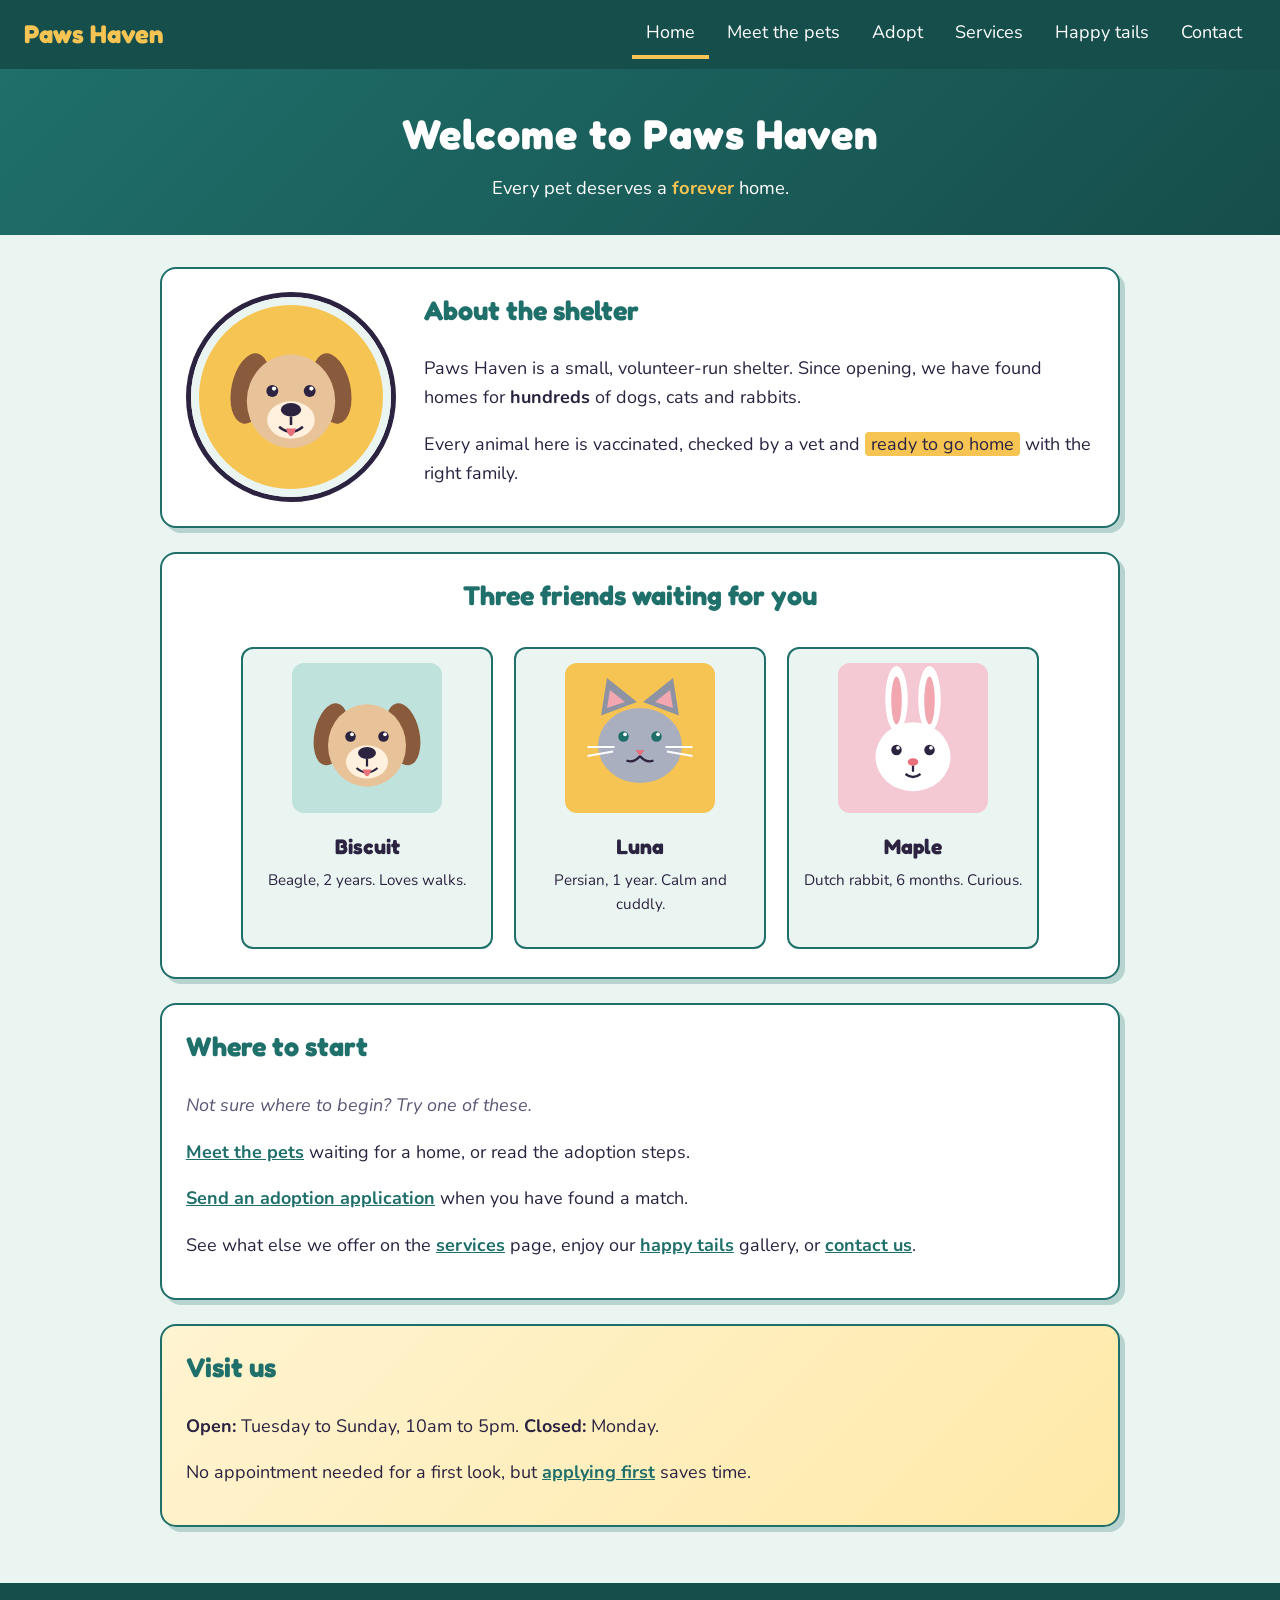
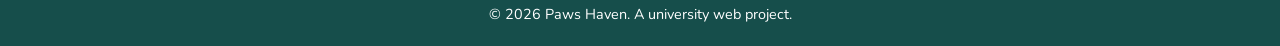
<file: paws-haven/index.html>
<!DOCTYPE html>
<html lang="en">

<head>
  <meta charset="UTF-8">
  <meta name="viewport" content="width=device-width, initial-scale=1">
  <title>Paws Haven | Home</title>
  <link rel="preconnect" href="https://fonts.googleapis.com">
  <link href="https://fonts.googleapis.com/css2?family=Fredoka:wght@500;700&family=Nunito:wght@400;700&display=swap"
    rel="stylesheet">
  <link rel="stylesheet" href="home.css">
  <link rel="icon" type="image/png" href="images/favicon.png">
</head>

<body>
  <header class="site-header">
    <a class="brand" href="index.html">Paws Haven</a>
    <nav class="site-nav"><a href="index.html" aria-current="page">Home</a><a href="media.html">Meet the pets</a><a
        href="register.html">Adopt</a><a href="services.html">Services</a><a href="portfolio.html">Happy tails</a><a
        href="contact.html">Contact</a></nav>
  </header>
  <div class="banner">
    <h1 id="page-title">Welcome to Paws Haven</h1>
    <p>Every pet deserves a <em>forever</em> home.</p>
  </div>
  <main>
    <section class="hero">
      <img src="images/hero.svg" alt="Smiling beagle on a yellow circle" width="200" height="200">
      <div>
        <h2>About the shelter</h2>
        <p>Paws Haven is a small, volunteer-run shelter. Since opening, we have found homes for
          <strong>hundreds</strong> of dogs, cats and rabbits.</p>
        <p>Every animal here is vaccinated, checked by a vet and <span class="highlight">ready to go home</span> with
          the right family.</p>
      </div>
    </section>
    <section class="featured">
      <h2>Three friends waiting for you</h2>
      <div class="pet-card"><img src="images/dog.svg" alt="Biscuit the beagle" width="150" height="150">
        <h3>Biscuit</h3>
        <p>Beagle, 2 years. Loves walks.</p>
      </div>
      <div class="pet-card"><img src="images/cat.svg" alt="Luna the cat" width="150" height="150">
        <h3>Luna</h3>
        <p>Persian, 1 year. Calm and cuddly.</p>
      </div>
      <div class="pet-card"><img src="images/rabbit.svg" alt="Maple the rabbit" width="150" height="150">
        <h3>Maple</h3>
        <p>Dutch rabbit, 6 months. Curious.</p>
      </div>
    </section>
    <section class="steps">
      <h2>Where to start</h2>
      <p class="note">Not sure where to begin? Try one of these.</p>
      <p><a href="media.html">Meet the pets</a> waiting for a home, or read the adoption steps.</p>
      <p><a href="register.html">Send an adoption application</a> when you have found a match.</p>
      <p>See what else we offer on the <a href="services.html">services</a> page, enjoy our <a
          href="portfolio.html">happy tails</a> gallery, or <a href="contact.html">contact us</a>.</p>
    </section>
    <section class="hours">
      <h2>Visit us</h2>
      <p><strong>Open:</strong> Tuesday to Sunday, 10am to 5pm. <strong>Closed:</strong> Monday.</p>
      <p>No appointment needed for a first look, but <a href="register.html">applying first</a> saves time.</p>
    </section>
  </main>
  <footer class="site-footer">
    <p>&copy; 2026 Paws Haven. A university web project.</p>
  </footer>
</body>

</html>
</file>
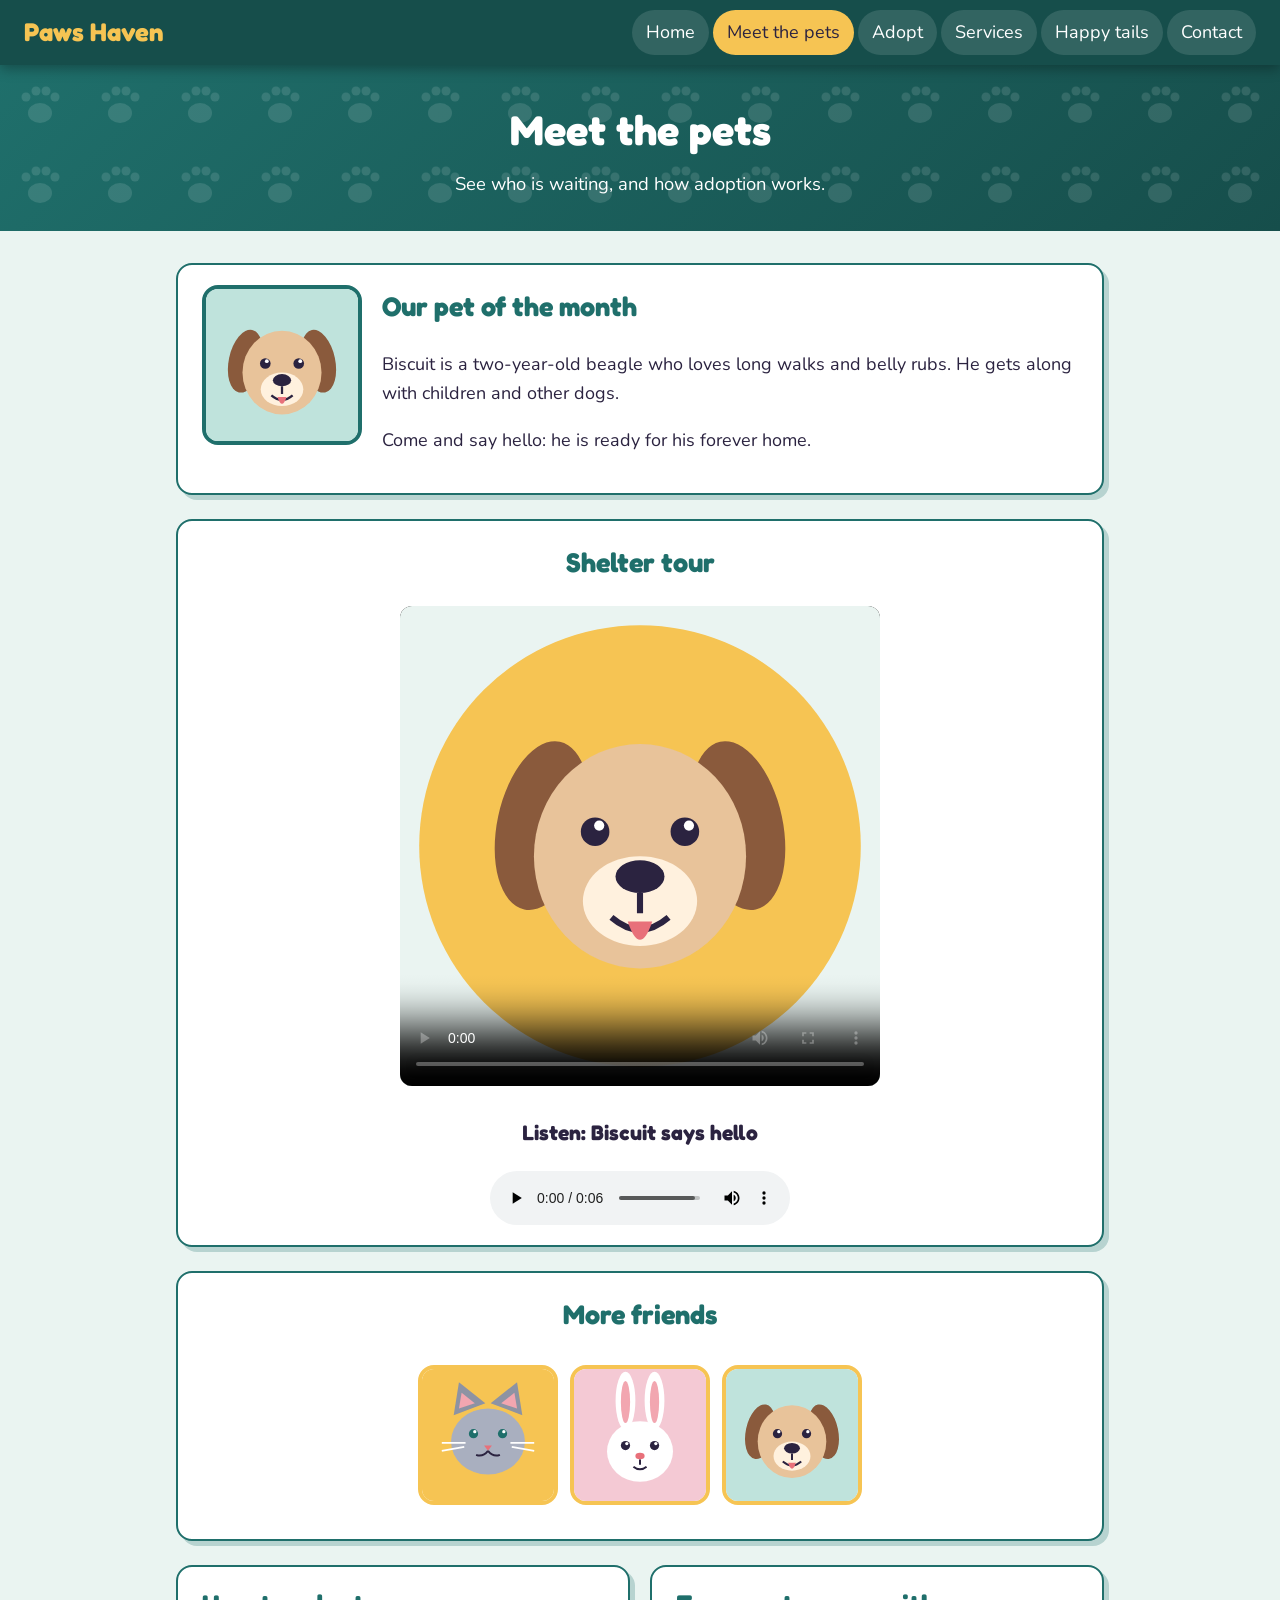
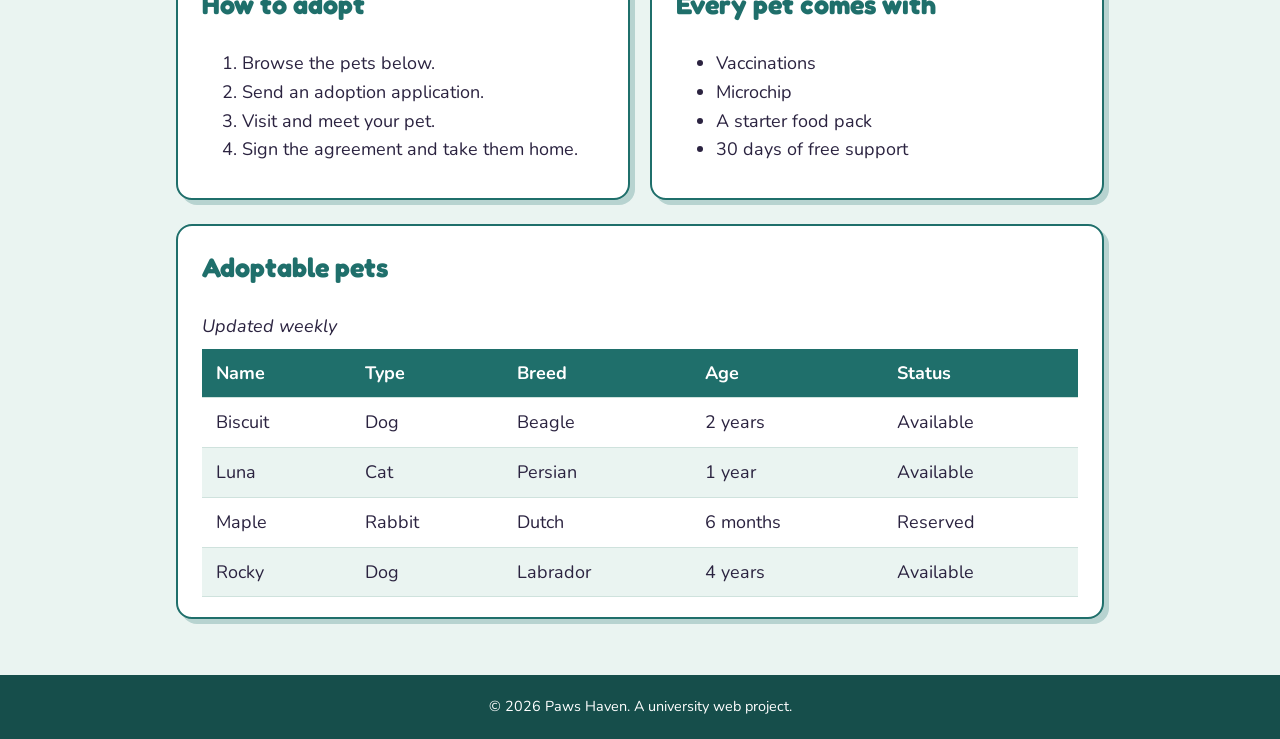
<file: paws-haven/media.html>
<!DOCTYPE html>
<html lang="en">

<head>
  <meta charset="UTF-8">
  <meta name="viewport" content="width=device-width, initial-scale=1">
  <title>Paws Haven | Meet the pets</title>
  <link rel="preconnect" href="https://fonts.googleapis.com">
  <link href="https://fonts.googleapis.com/css2?family=Fredoka:wght@500;700&family=Nunito:wght@400;700&display=swap"
    rel="stylesheet">
  <link rel="stylesheet" href="media.css">
</head>

<body>
  <header class="site-header">
    <a class="brand" href="index.html">Paws Haven</a>
    <nav class="site-nav"><a href="index.html">Home</a><a href="media.html" aria-current="page">Meet the pets</a><a
        href="register.html">Adopt</a><a href="services.html">Services</a><a href="portfolio.html">Happy tails</a><a
        href="contact.html">Contact</a></nav>
  </header>
  <div class="banner">
    <h1 id="page-title">Meet the pets</h1>
    <p>See who is waiting, and how adoption works.</p>
  </div>
  <main>
    <section class="intro clearfix">
      <img class="float-img" src="images/dog.svg" alt="Biscuit the beagle" width="160" height="160">
      <h2>Our pet of the month</h2>
      <p>Biscuit is a two-year-old beagle who loves long walks and belly rubs. He gets along with children and other
        dogs.</p>
      <p>Come and say hello: he is ready for his forever home.</p>
    </section>

    <section class="media-box">
      <h2>Shelter tour</h2>
      <video controls width="480" poster="images/hero.svg">
        <source src="video/tour.mp4" type="video/mp4">
        Your browser does not support video.
      </video>
      <h3>Listen: Biscuit says hello</h3>
      <audio controls>
        <source src="audio/bark.wav" type="audio/mpeg">Your browser does not support audio.
      </audio>
    </section>

    <section class="gallery-strip">
      <h2>More friends</h2>
      <img src="images/cat.svg" alt="Luna the cat" width="140" height="140"><img src="images/rabbit.svg"
        alt="Maple the rabbit" width="140" height="140"><img src="images/dog.svg" alt="Rocky the labrador" width="140"
        height="140">
    </section>

    <section class="lists">
      <div class="list-card">
        <h2>How to adopt</h2>
        <ol>
          <li>Browse the pets below.</li>
          <li>Send an adoption application.</li>
          <li>Visit and meet your pet.</li>
          <li>Sign the agreement and take them home.</li>
        </ol>
      </div>
      <div class="list-card">
        <h2>Every pet comes with</h2>
        <ul>
          <li>Vaccinations</li>
          <li>Microchip</li>
          <li>A starter food pack</li>
          <li>30 days of free support</li>
        </ul>
      </div>
    </section>

    <section class="table-scroll">
      <h2>Adoptable pets</h2>
      <table>
        <caption>Updated weekly</caption>
        <thead>
          <tr>
            <th>Name</th>
            <th>Type</th>
            <th>Breed</th>
            <th>Age</th>
            <th>Status</th>
          </tr>
        </thead>
        <tbody>
          <tr>
            <td>Biscuit</td>
            <td>Dog</td>
            <td>Beagle</td>
            <td>2 years</td>
            <td>Available</td>
          </tr>
          <tr>
            <td>Luna</td>
            <td>Cat</td>
            <td>Persian</td>
            <td>1 year</td>
            <td>Available</td>
          </tr>
          <tr>
            <td>Maple</td>
            <td>Rabbit</td>
            <td>Dutch</td>
            <td>6 months</td>
            <td>Reserved</td>
          </tr>
          <tr>
            <td>Rocky</td>
            <td>Dog</td>
            <td>Labrador</td>
            <td>4 years</td>
            <td>Available</td>
          </tr>
        </tbody>
      </table>
    </section>
  </main>
  <footer class="site-footer">
    <p>&copy; 2026 Paws Haven. A university web project.</p>
  </footer>
</body>

</html>
</file>
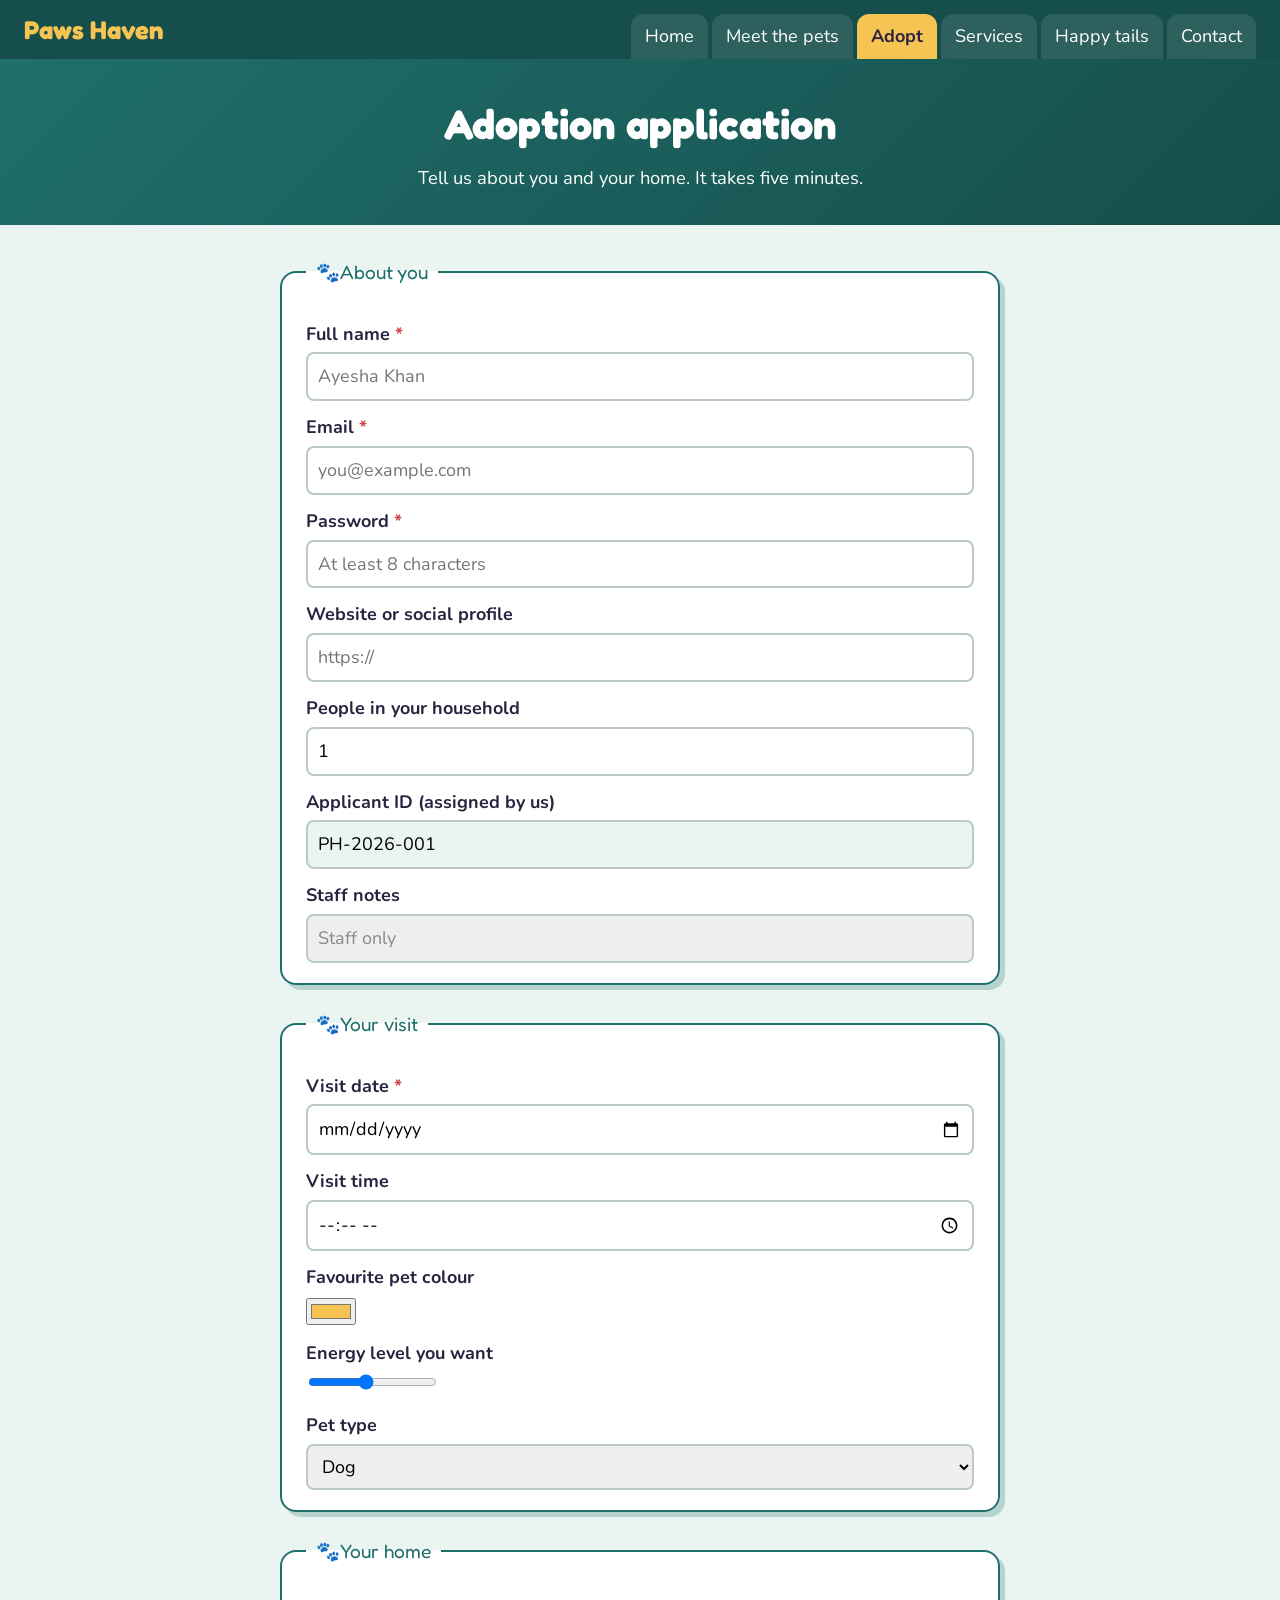
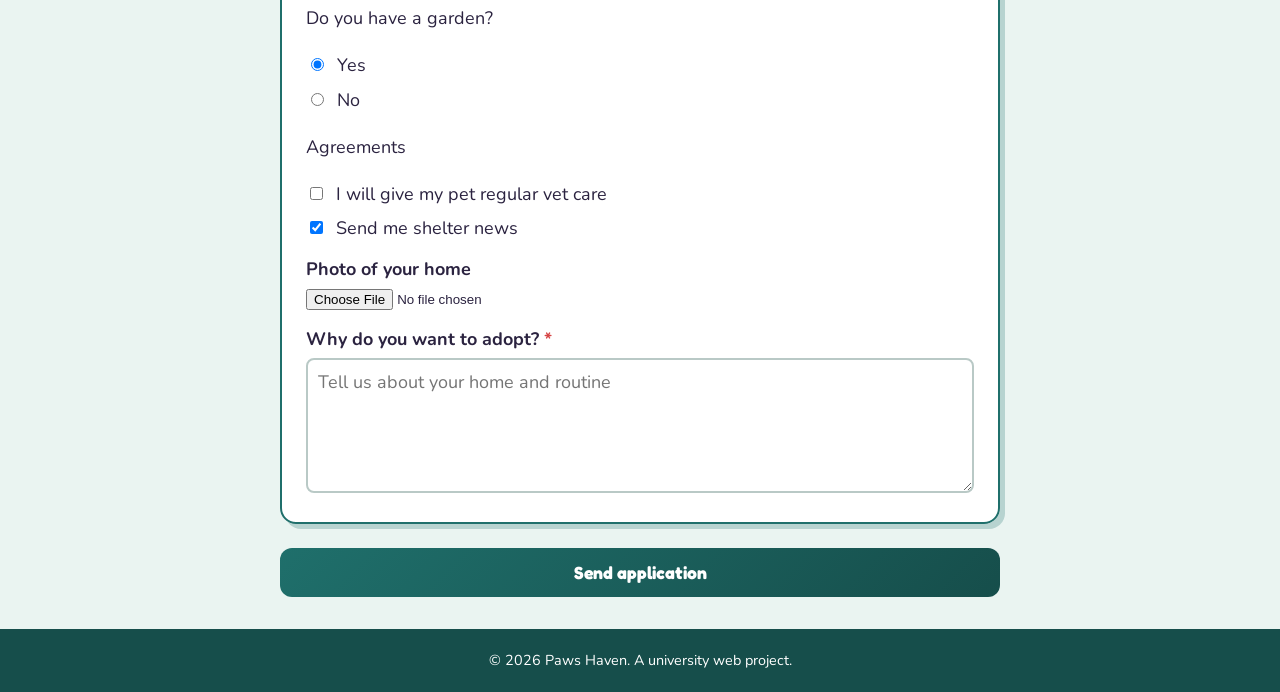
<file: paws-haven/register.html>
<!DOCTYPE html>
<html lang="en">

<head>
  <meta charset="UTF-8">
  <meta name="viewport" content="width=device-width, initial-scale=1">
  <title>Paws Haven | Adoption application</title>
  <link rel="preconnect" href="https://fonts.googleapis.com">
  <link href="https://fonts.googleapis.com/css2?family=Fredoka:wght@500;700&family=Nunito:wght@400;700&display=swap"
    rel="stylesheet">
  <link rel="stylesheet" href="register.css">
</head>

<body>
  <header class="site-header">
    <a class="brand" href="index.html">Paws Haven</a>
    <nav class="site-nav"><a href="index.html">Home</a><a href="media.html">Meet the pets</a><a href="register.html"
        aria-current="page">Adopt</a><a href="services.html">Services</a><a href="portfolio.html">Happy tails</a><a
        href="contact.html">Contact</a></nav>
  </header>
  <div class="banner">
    <h1 id="page-title">Adoption application</h1>
    <p>Tell us about you and your home. It takes five minutes.</p>
  </div>
  <main>
    <form action="#" method="post" class="adopt-form">
      <fieldset>
        <legend>About you</legend>
        <label for="fullname">Full name</label>
        <input type="text" id="fullname" name="fullname" required minlength="3" maxlength="40"
          placeholder="Ayesha Khan">
        <label for="email">Email</label>
        <input type="email" id="email" name="email" required placeholder="you@example.com">
        <label for="pass">Password</label>
        <input type="password" id="pass" name="pass" required minlength="8" placeholder="At least 8 characters">
        <label for="site">Website or social profile</label>
        <input type="url" id="site" name="site" placeholder="https://">
        <label for="household">People in your household</label>
        <input type="number" id="household" name="household" min="1" max="12" value="1">
        <label for="shelterid">Applicant ID (assigned by us)</label>
        <input type="text" id="shelterid" value="PH-2026-001" readonly>
        <label for="staff">Staff notes</label>
        <input type="text" id="staff" value="Staff only" disabled>
      </fieldset>

      <fieldset>
        <legend>Your visit</legend>
        <label for="visitdate">Visit date</label>
        <input type="date" id="visitdate" name="visitdate" required min="2026-10-20">
        <label for="visittime">Visit time</label>
        <input type="time" id="visittime" name="visittime">
        <label for="petcolor">Favourite pet colour</label>
        <input type="color" id="petcolor" name="petcolor" value="#f6c453">
        <label for="energy">Energy level you want</label>
        <input type="range" id="energy" name="energy" min="1" max="10" value="5">
        <label for="pettype">Pet type</label>
        <select id="pettype" name="pettype">
          <option value="dog" selected>Dog</option>
          <option value="cat">Cat</option>
          <option value="rabbit">Rabbit</option>
        </select>
      </fieldset>

      <fieldset>
        <legend>Your home</legend>
        <p>Do you have a garden?</p>
        <label class="inline"><input type="radio" name="garden" value="yes" checked> Yes</label>
        <label class="inline"><input type="radio" name="garden" value="no"> No</label>
        <p>Agreements</p>
        <label class="inline"><input type="checkbox" name="agree" required> I will give my pet regular vet care</label>
        <label class="inline"><input type="checkbox" name="news" checked> Send me shelter news</label>
        <label for="photo">Photo of your home</label>
        <input type="file" id="photo" name="photo" accept="image/*">
        <label for="why">Why do you want to adopt?</label>
        <textarea id="why" name="why" rows="4" maxlength="300" required
          placeholder="Tell us about your home and routine"></textarea>
      </fieldset>
      <button type="submit">Send application</button>
    </form>
  </main>
  <footer class="site-footer">
    <p>&copy; 2026 Paws Haven. A university web project.</p>
  </footer>
</body>

</html>
</file>
<file: paws-haven/home.css>
:root {
    --teal: #1f6f6b;
    --deep: #164e4b;
    --sun: #f6c453;
    --ink: #2b2340;
    --mint: #eaf4f1;
}

body {
    margin: 0;
    font-family: "Nunito", sans-serif;
    font-size: 18px;
    line-height: 1.6;
    color: var(--ink);
    background-color: var(--mint);
}

h1,
h2,
h3 {
    font-family: "Fredoka", sans-serif;
}

.site-header {
    display: flex;
    justify-content: space-between;
    align-items: center;
    flex-wrap: wrap;
    gap: 8px 24px;
    padding: 10px 24px;
    background-color: var(--deep);
}

.brand {
    font-family: "Fredoka", sans-serif;
    font-size: 1.6rem;
    font-weight: 700;
    color: var(--sun);
    text-decoration: none;
}

.site-nav {
    display: flex;
    flex-wrap: wrap;
    gap: 4px;
}

.site-nav a {
    color: #fff;
    text-decoration: none;
    padding: 8px 14px;
}

.banner {
    background: linear-gradient(135deg, var(--teal), var(--deep));
    color: #fff;
    text-align: center;
    padding: 32px 16px;
}

.banner h1 {
    margin: 0;
    font-size: 2.6rem;
}

.banner p {
    margin: 6px 0 0;
    font-size: 1.15rem;
}

.banner em {
    color: var(--sun);
    font-style: normal;
    font-weight: 700;
}

main {
    max-width: 960px;
    margin: 0 auto;
    padding: 32px 16px;
}

main>section,
fieldset {
    background-color: #fff;
    border: 2px solid var(--teal);
    border-radius: 16px;
    padding: 20px 24px;
    margin: 0 0 24px;
    box-shadow: 5px 5px 0 rgba(31, 111, 107, .25);
}

main h2 {
    margin-top: 0;
    color: var(--teal);
}

.site-footer {
    text-align: center;
    padding: 20px;
    background-color: var(--deep);
    color: #fff;
    font-size: .9rem;
}

.site-footer p {
    margin: 0;
}

/* nav style: yellow underline */
.site-nav a {
    border-bottom: 4px solid transparent;
}

.site-nav a:hover,
.site-nav a[aria-current] {
    border-bottom-color: var(--sun);
}

#page-title {
    letter-spacing: 1px;
}

.hero {
    display: flex;
    align-items: center;
    gap: 28px;
}

.hero img {
    border-radius: 50%;
    border: 5px solid var(--ink);
    flex-shrink: 0;
}

.highlight {
    background-color: var(--sun);
    padding: 0 6px;
    border-radius: 4px;
}

.featured {
    text-align: center;
}

.pet-card {
    display: inline-block;
    width: 220px;
    min-height: 270px;
    margin: 8px;
    padding: 14px;
    vertical-align: top;
    border: 2px solid var(--teal);
    border-radius: 12px;
    background-color: var(--mint);
}

.pet-card img {
    border-radius: 12px;
}

.pet-card h3 {
    margin: 8px 0 0;
}

.pet-card p {
    margin: 4px 0 0;
    font-size: .95rem;
}

.note {
    font-style: italic;
    color: #5d5675;
}

.steps a,
.hours a {
    color: var(--teal);
    font-weight: 700;
}

.hours {
    background: linear-gradient(135deg, #fff4d1, #ffe9a8);
}

@media (max-width: 640px) {
    .hero {
        flex-direction: column;
        text-align: center;
    }
}
</file>
<file: paws-haven/media.css>
* {
    box-sizing: border-box;
}

:root {
    --teal: #1f6f6b;
    --deep: #164e4b;
    --sun: #f6c453;
    --ink: #2b2340;
    --mint: #eaf4f1;
}

body {
    margin: 0;
    font-family: "Nunito", sans-serif;
    font-size: 18px;
    line-height: 1.6;
    color: var(--ink);
    background-color: var(--mint);
}

h1,
h2,
h3 {
    font-family: "Fredoka", sans-serif;
}

.site-header {
    display: flex;
    justify-content: space-between;
    align-items: center;
    flex-wrap: wrap;
    gap: 8px 24px;
    padding: 10px 24px;
    background-color: var(--deep);
}

.brand {
    font-family: "Fredoka", sans-serif;
    font-size: 1.6rem;
    font-weight: 700;
    color: var(--sun);
    text-decoration: none;
}

.site-nav {
    display: flex;
    flex-wrap: wrap;
    gap: 4px;
}

.site-nav a {
    color: #fff;
    text-decoration: none;
    padding: 8px 14px;
}

.banner {
    background: linear-gradient(135deg, var(--teal), var(--deep));
    color: #fff;
    text-align: center;
    padding: 32px 16px;
}

.banner h1 {
    margin: 0;
    font-size: 2.6rem;
}

.banner p {
    margin: 6px 0 0;
    font-size: 1.15rem;
}

.banner em {
    color: var(--sun);
    font-style: normal;
    font-weight: 700;
}

main {
    max-width: 960px;
    margin: 0 auto;
    padding: 32px 16px;
}

main>section,
fieldset {
    background-color: #fff;
    border: 2px solid var(--teal);
    border-radius: 16px;
    padding: 20px 24px;
    margin: 0 0 24px;
    box-shadow: 5px 5px 0 rgba(31, 111, 107, .25);
}

main h2 {
    margin-top: 0;
    color: var(--teal);
}

.site-footer {
    text-align: center;
    padding: 20px;
    background-color: var(--deep);
    color: #fff;
    font-size: .9rem;
}

.site-footer p {
    margin: 0;
}

.site-header {
    position: sticky;
    top: 0;
    z-index: 10;
    box-shadow: 0 4px 12px rgba(0, 0, 0, .3);
}

.banner {
    background: url("images/pattern-light.svg"), linear-gradient(135deg, var(--teal), var(--deep));
}

/* nav style: pill buttons */
.site-nav a {
    border-radius: 999px;
    background-color: rgba(255, 255, 255, .12);
    transition: background-color .2s;
}

.site-nav a:hover,
.site-nav a[aria-current] {
    background-color: var(--sun);
    color: var(--ink);
}

.float-img {
    float: left;
    margin: 0 20px 10px 0;
    border-radius: 16px;
    border: 4px solid var(--teal);
}

.clearfix::after {
    content: "";
    display: block;
    clear: both;
}

.media-box,
.gallery-strip {
    text-align: center;
}

video {
    max-width: 100%;
    height: auto;
    border-radius: 12px;
    background: #000;
}

audio {
    display: block;
    margin: 0 auto;
}

.gallery-strip img {
    margin: 6px;
    border-radius: 16px;
    border: 4px solid var(--sun);
}

main>.lists {
    display: flex;
    gap: 20px;
    padding: 0;
    background: none;
    border: 0;
    box-shadow: none;
}

.list-card {
    flex: 1;
    background-color: #fff;
    padding: 16px 24px;
    border: 2px solid var(--teal);
    border-radius: 16px;
    box-shadow: 5px 5px 0 rgba(31, 111, 107, .25);
}

.list-card h2 {
    margin-top: 0;
}

.table-scroll {
    overflow-x: auto;
}

table {
    width: 100%;
    border-collapse: collapse;
}

caption {
    text-align: left;
    font-style: italic;
    padding-bottom: 8px;
}

th,
td {
    padding: 10px 14px;
    text-align: left;
    border-bottom: 1px solid #cfe2dd;
}

th {
    background-color: var(--teal);
    color: #fff;
}

tbody tr:nth-child(even) {
    background-color: var(--mint);
}

@media (max-width: 640px) {
    main>.lists {
        flex-direction: column;
    }

    .float-img {
        float: none;
        display: block;
        margin: 0 auto 12px;
    }
}
</file>
<file: paws-haven/register.css>
:root {
    --teal: #1f6f6b;
    --deep: #164e4b;
    --sun: #f6c453;
    --ink: #2b2340;
    --mint: #eaf4f1;
}

body {
    margin: 0;
    font-family: "Nunito", sans-serif;
    font-size: 18px;
    line-height: 1.6;
    color: var(--ink);
    background-color: var(--mint);
}

h1,
h2,
h3 {
    font-family: "Fredoka", sans-serif;
}

.site-header {
    display: flex;
    justify-content: space-between;
    align-items: center;
    flex-wrap: wrap;
    gap: 8px 24px;
    padding: 10px 24px;
    background-color: var(--deep);
}

.brand {
    font-family: "Fredoka", sans-serif;
    font-size: 1.6rem;
    font-weight: 700;
    color: var(--sun);
    text-decoration: none;
}

.site-nav {
    display: flex;
    flex-wrap: wrap;
    gap: 4px;
}

.site-nav a {
    color: #fff;
    text-decoration: none;
    padding: 8px 14px;
}

.banner {
    background: linear-gradient(135deg, var(--teal), var(--deep));
    color: #fff;
    text-align: center;
    padding: 32px 16px;
}

.banner h1 {
    margin: 0;
    font-size: 2.6rem;
}

.banner p {
    margin: 6px 0 0;
    font-size: 1.15rem;
}

.banner em {
    color: var(--sun);
    font-style: normal;
    font-weight: 700;
}

main {
    max-width: 960px;
    margin: 0 auto;
    padding: 32px 16px;
}

main>section,
fieldset {
    background-color: #fff;
    border: 2px solid var(--teal);
    border-radius: 16px;
    padding: 20px 24px;
    margin: 0 0 24px;
    box-shadow: 5px 5px 0 rgba(31, 111, 107, .25);
}

main h2 {
    margin-top: 0;
    color: var(--teal);
}

.site-footer {
    text-align: center;
    padding: 20px;
    background-color: var(--deep);
    color: #fff;
    font-size: .9rem;
}

.site-footer p {
    margin: 0;
}

/* nav style: folder tabs */
.site-header {
    align-items: flex-end;
    padding-bottom: 0;
}

.brand {
    padding-bottom: 8px;
}

.site-nav a {
    border-radius: 12px 12px 0 0;
    background-color: rgba(255, 255, 255, .1);
}

.site-nav a:hover {
    background-color: rgba(255, 255, 255, .25);
}

.site-nav a[aria-current] {
    background-color: var(--sun);
    color: var(--ink);
    font-weight: 700;
}

.adopt-form {
    max-width: 720px;
    margin: 0 auto;
}

legend {
    font-family: "Fredoka", sans-serif;
    font-size: 1.2rem;
    padding: 0 10px;
    color: var(--teal);
}

legend::before {
    content: "\1F43E ";
}

fieldset>label {
    display: block;
    margin-top: 12px;
    font-weight: 700;
}

fieldset>label:has(+ input[required])::after,
fieldset>label:has(+ textarea[required])::after {
    content: " *";
    color: #d64545;
}

input[type="text"],
input[type="email"],
input[type="password"],
input[type="url"],
input[type="number"],
input[type="date"],
input[type="time"],
textarea,
select {
    width: 100%;
    padding: 8px 10px;
    margin-top: 4px;
    border: 2px solid #b9c9c6;
    border-radius: 8px;
    font: inherit;
    box-sizing: border-box;
}

input[type="range"],
input[type="color"] {
    margin-top: 6px;
}

input[readonly] {
    background-color: var(--mint);
}

input[disabled] {
    background-color: #eee;
    color: #888;
}

input:focus,
textarea:focus,
select:focus {
    outline: none;
    border-color: var(--teal);
    box-shadow: 0 0 0 3px rgba(246, 196, 83, .6);
}

input[type="text"]:valid:not(:placeholder-shown),
input[type="email"]:valid:not(:placeholder-shown),
input[type="password"]:valid:not(:placeholder-shown),
textarea:valid:not(:placeholder-shown) {
    border-color: #2e9d5b;
}

input[type="text"]:invalid:not(:placeholder-shown),
input[type="email"]:invalid:not(:placeholder-shown),
input[type="password"]:invalid:not(:placeholder-shown),
textarea:invalid:not(:placeholder-shown) {
    border-color: #d64545;
}

label.inline {
    display: block;
    margin-top: 6px;
    font-weight: 400;
}

label.inline input {
    margin-right: 8px;
}

button {
    display: block;
    width: 100%;
    padding: 14px;
    font: 700 1.1rem "Fredoka", sans-serif;
    color: #fff;
    background: linear-gradient(135deg, var(--teal), var(--deep));
    border: 0;
    border-radius: 12px;
    cursor: pointer;
    transition: transform .15s;
}

button:hover {
    transform: scale(1.02);
}

button:active {
    transform: scale(.98);
}
</file>
